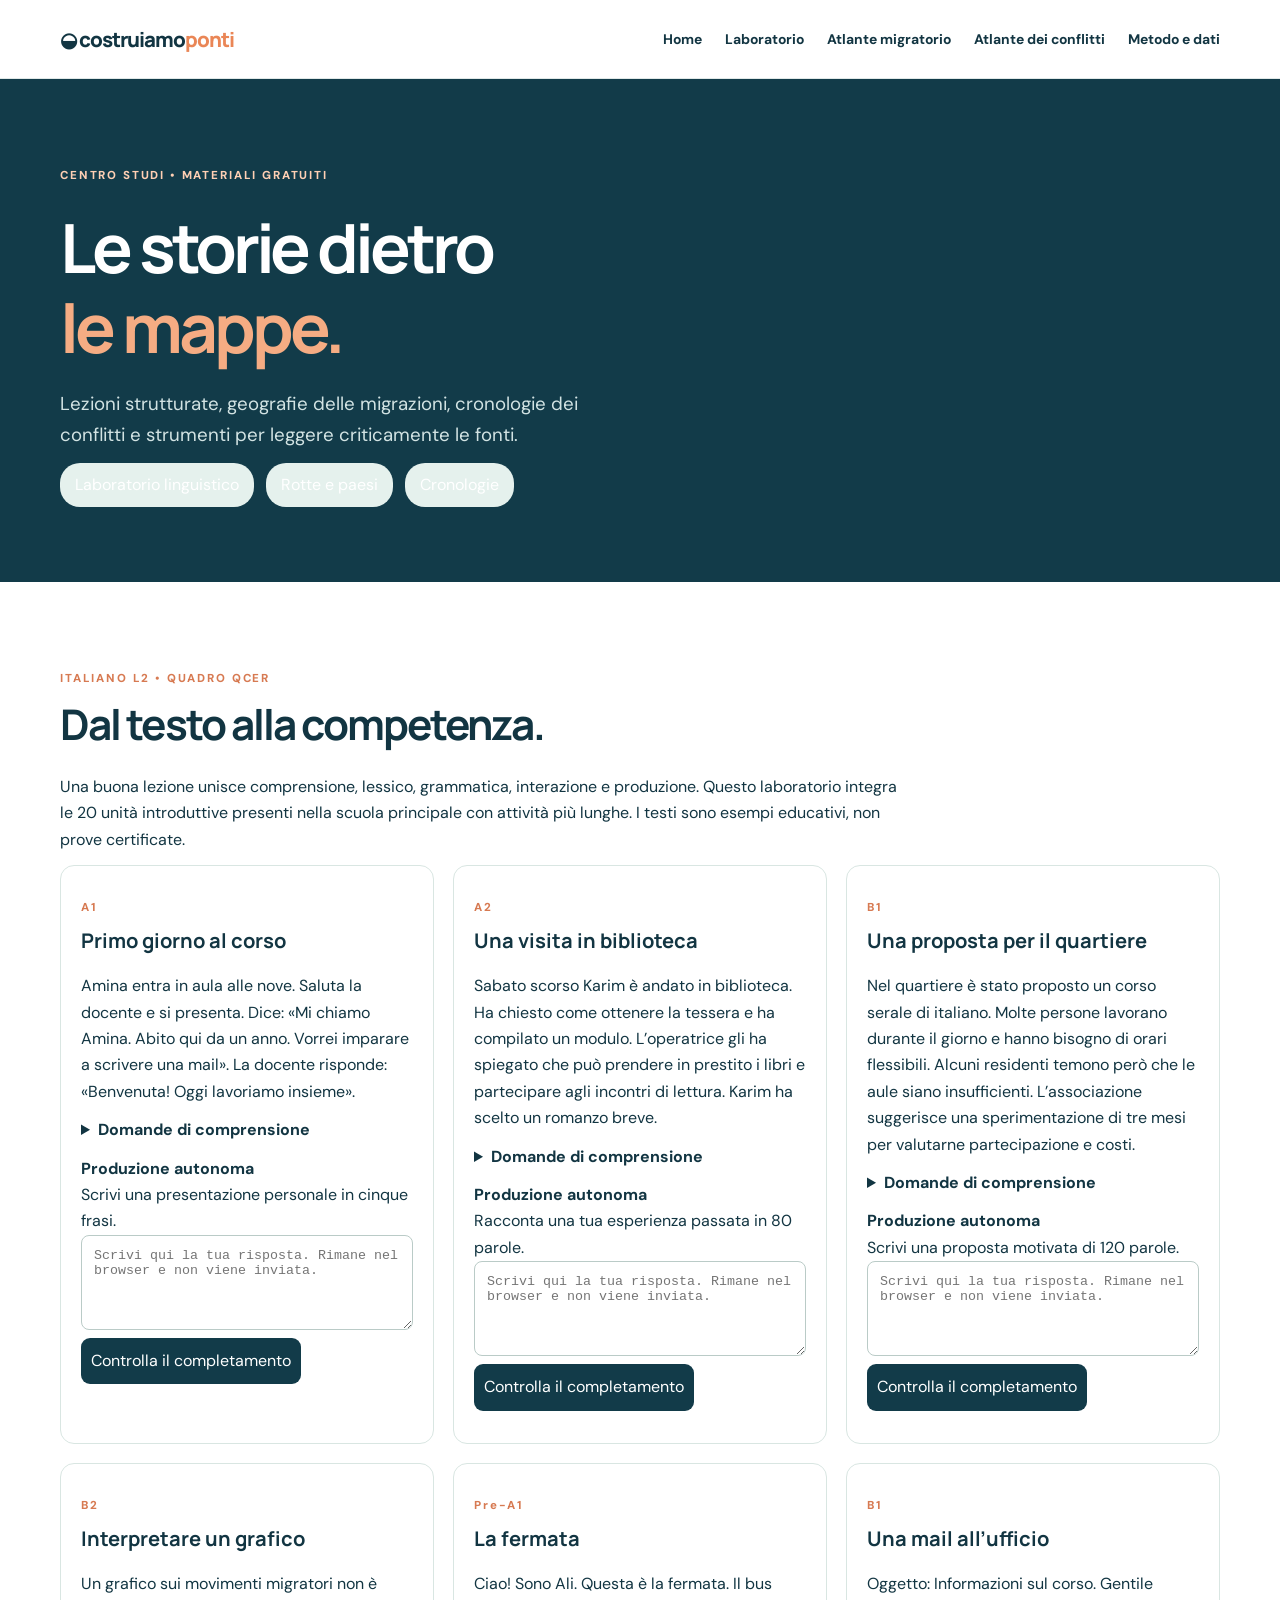
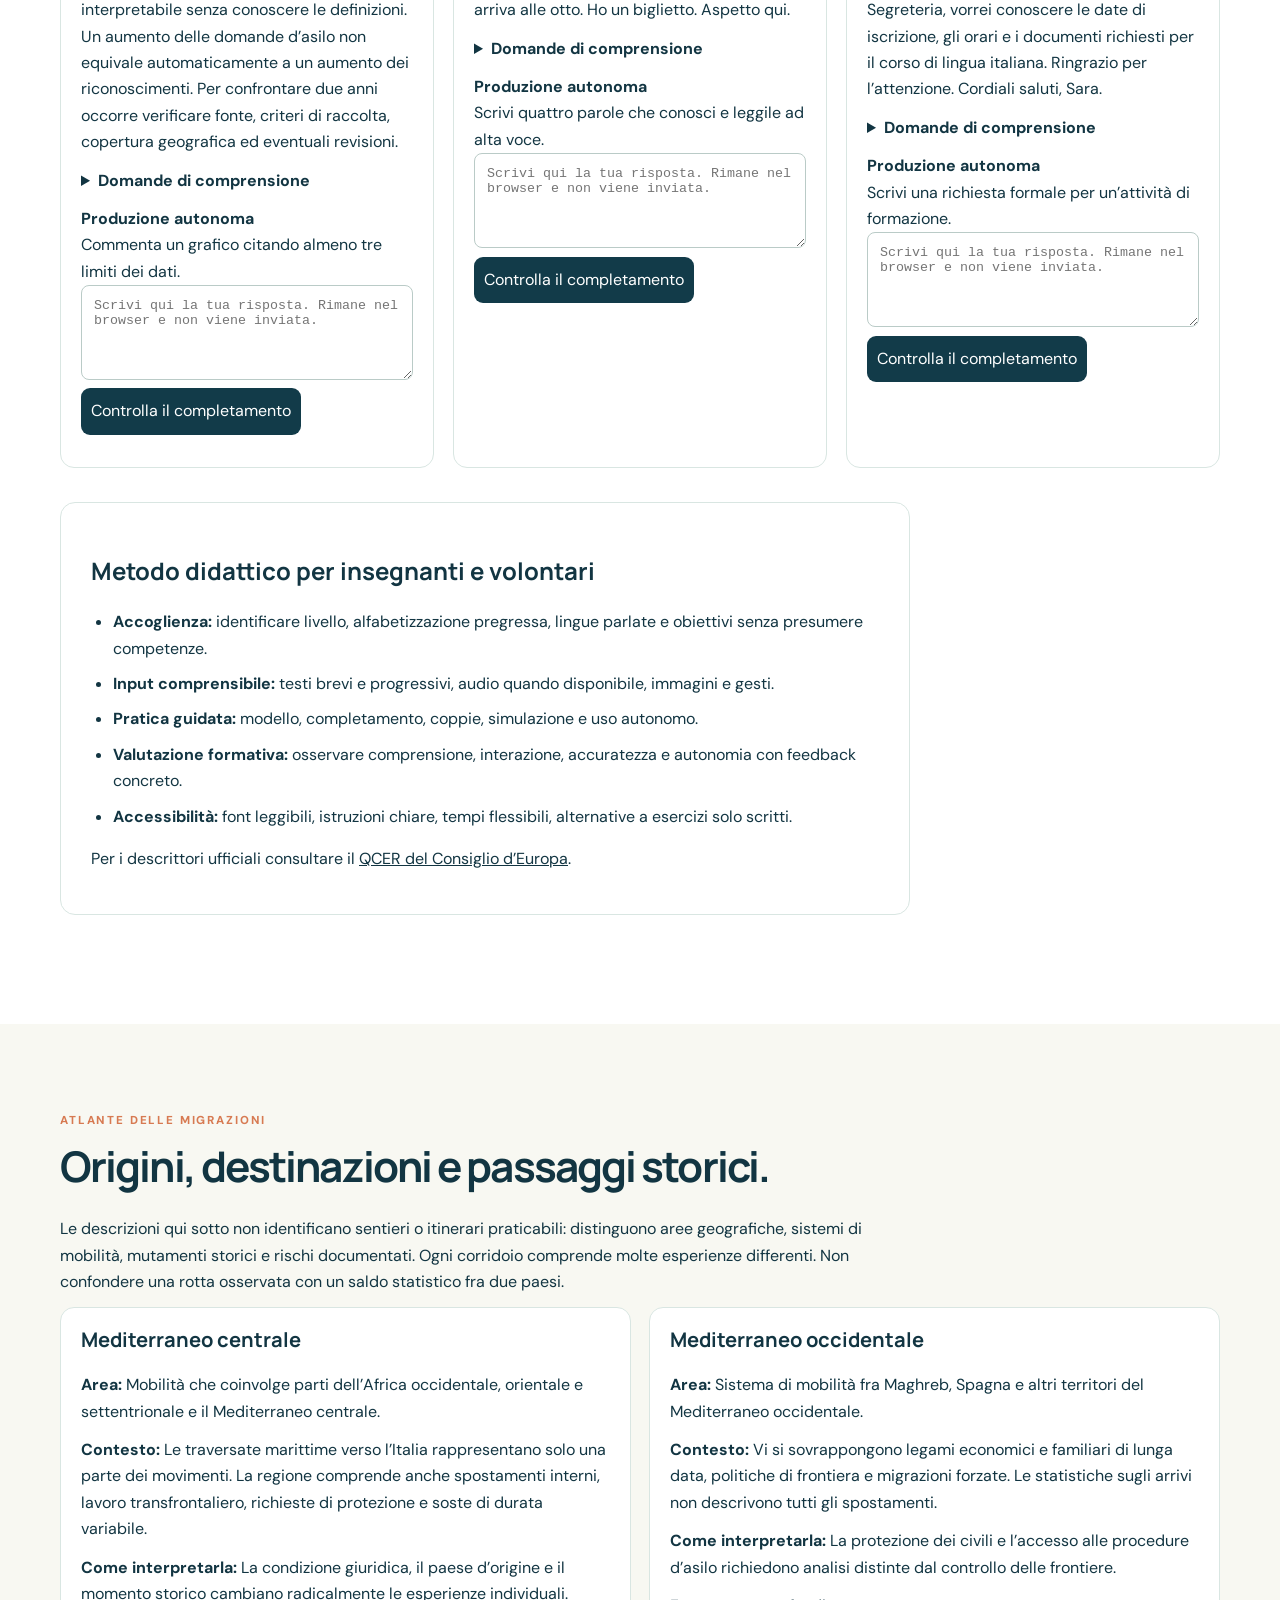
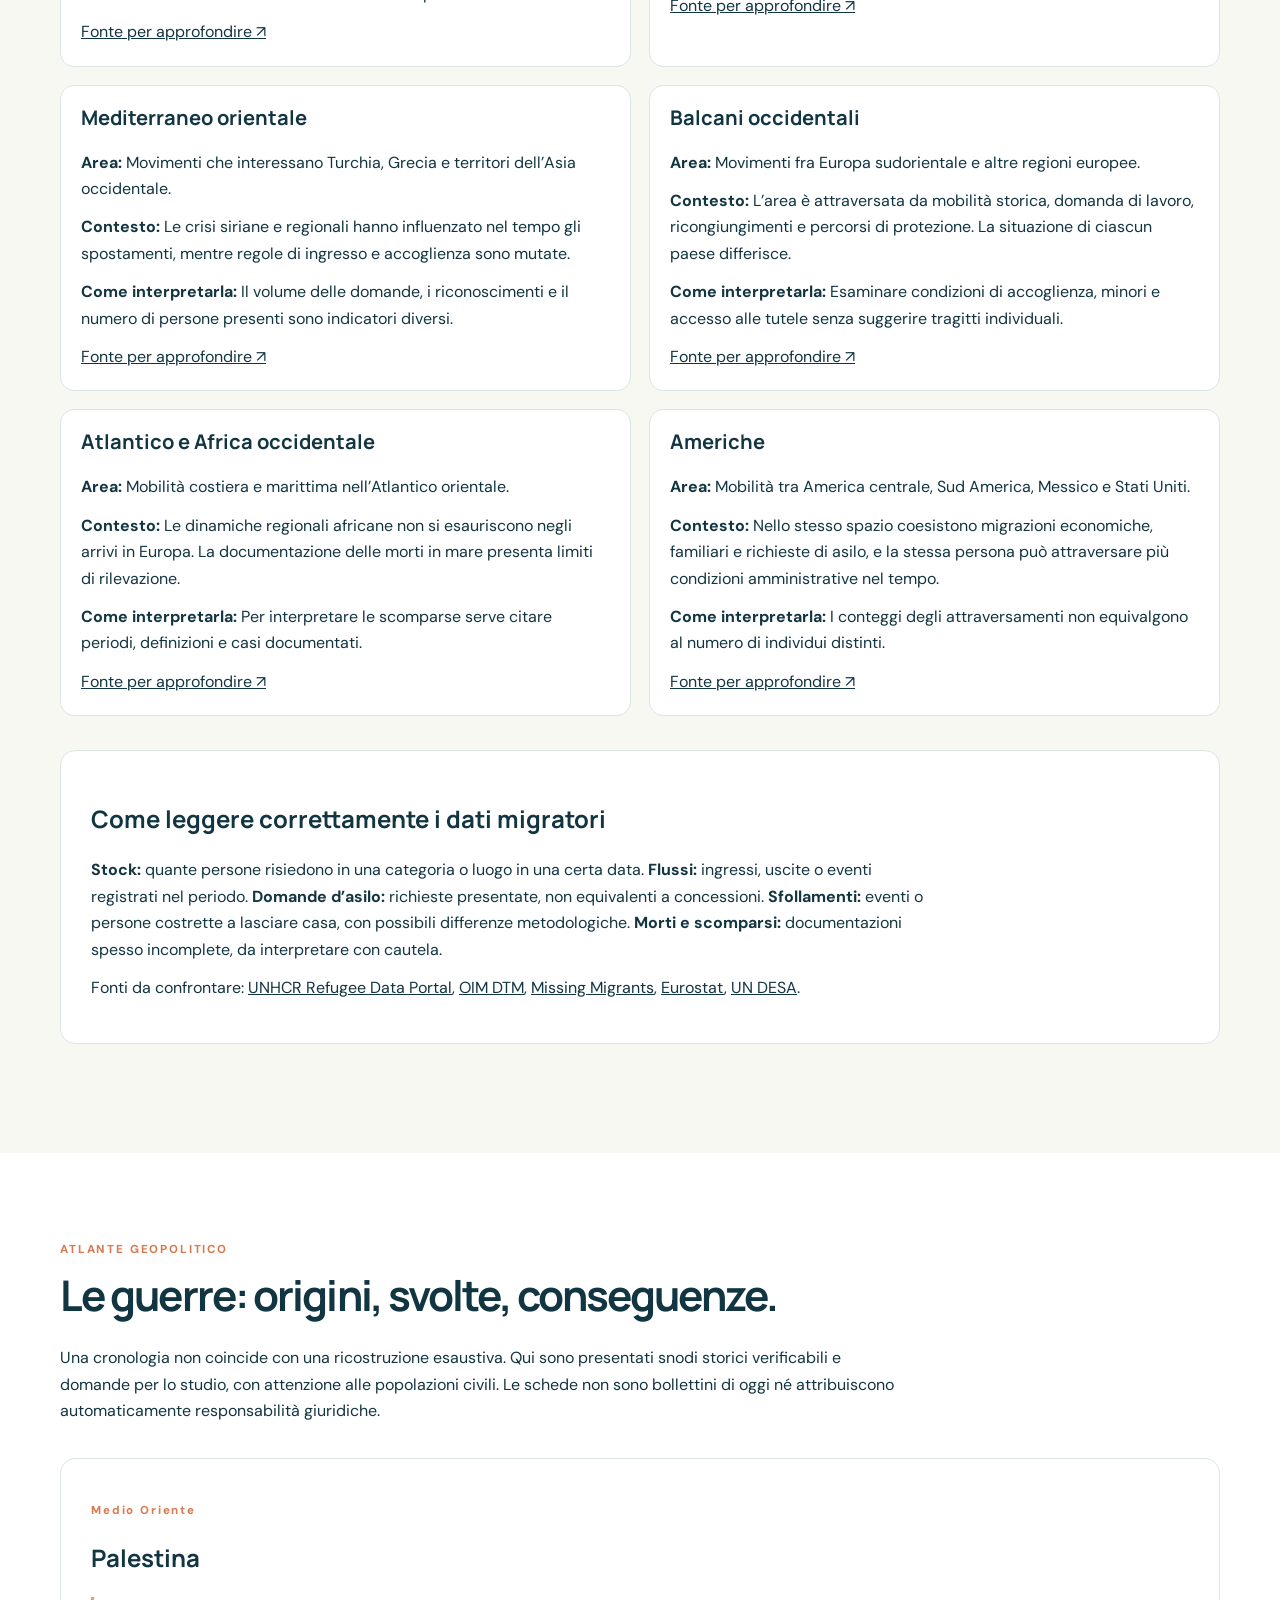
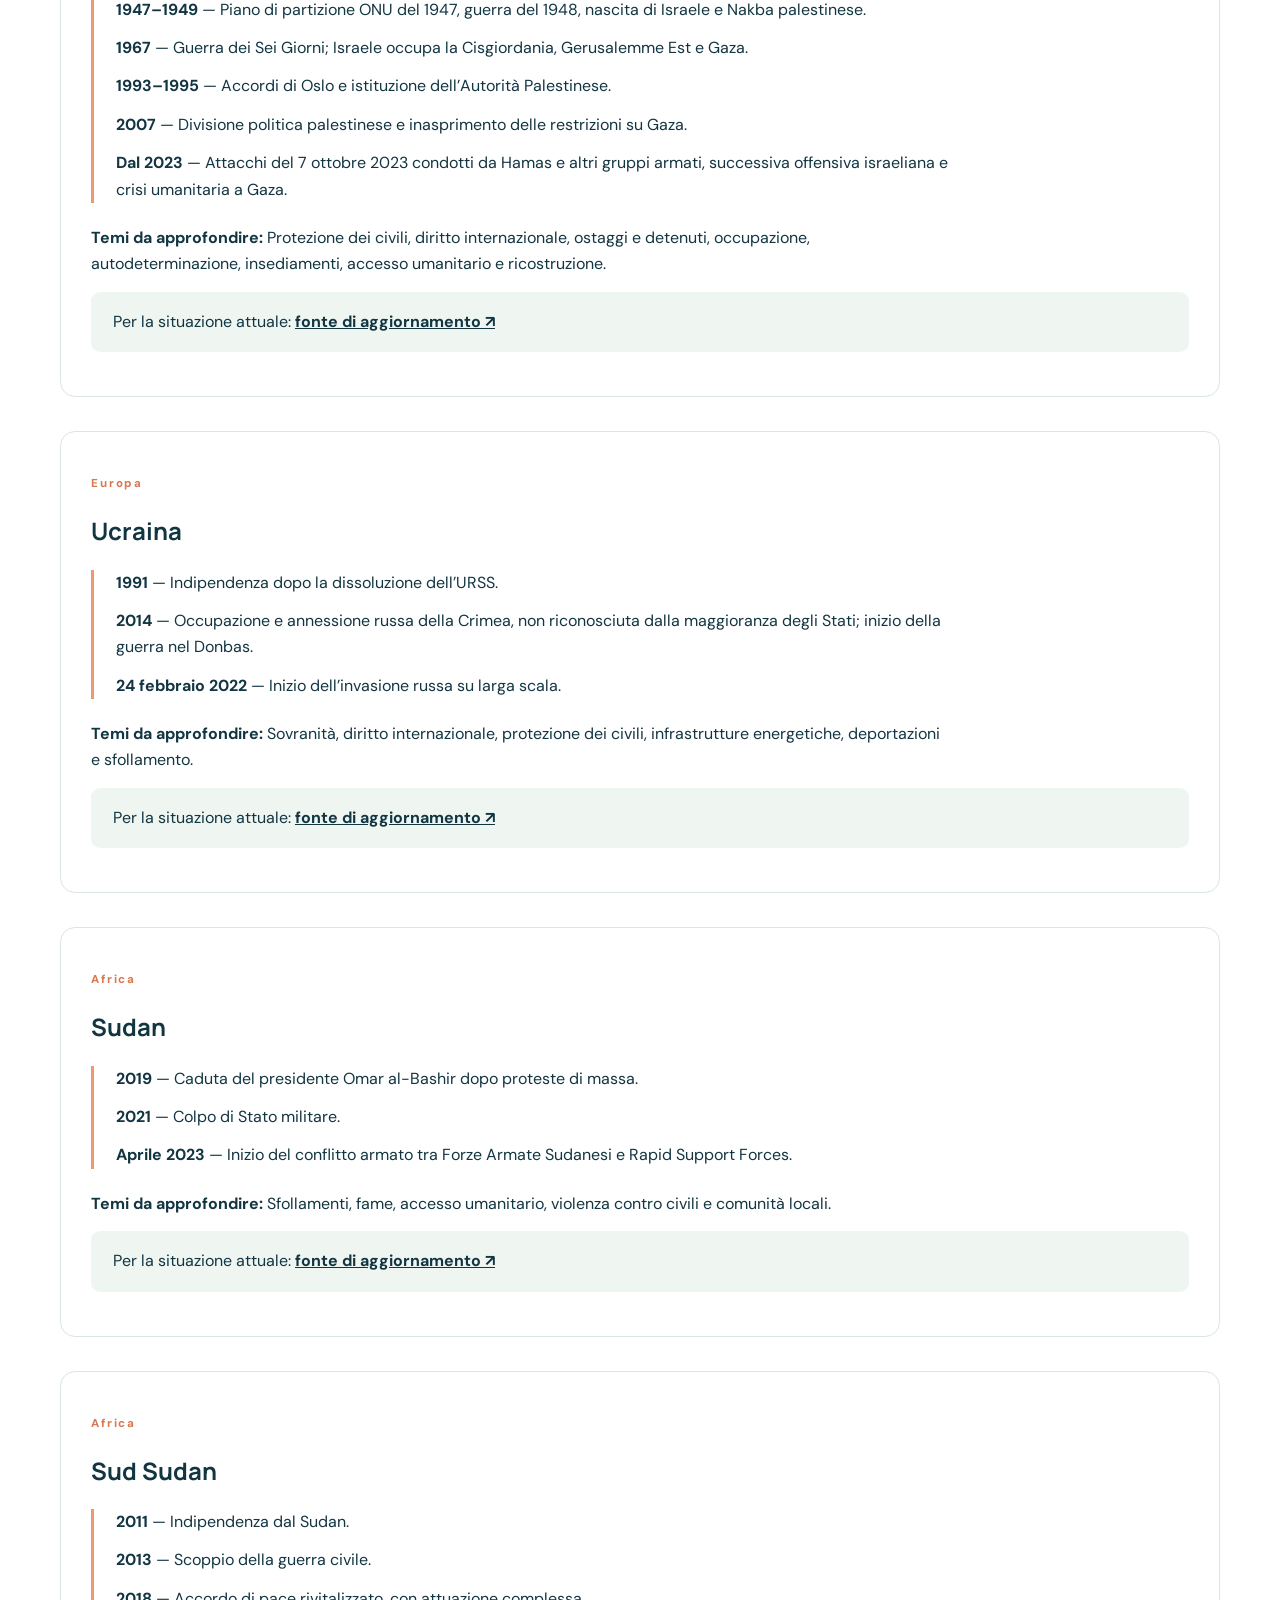
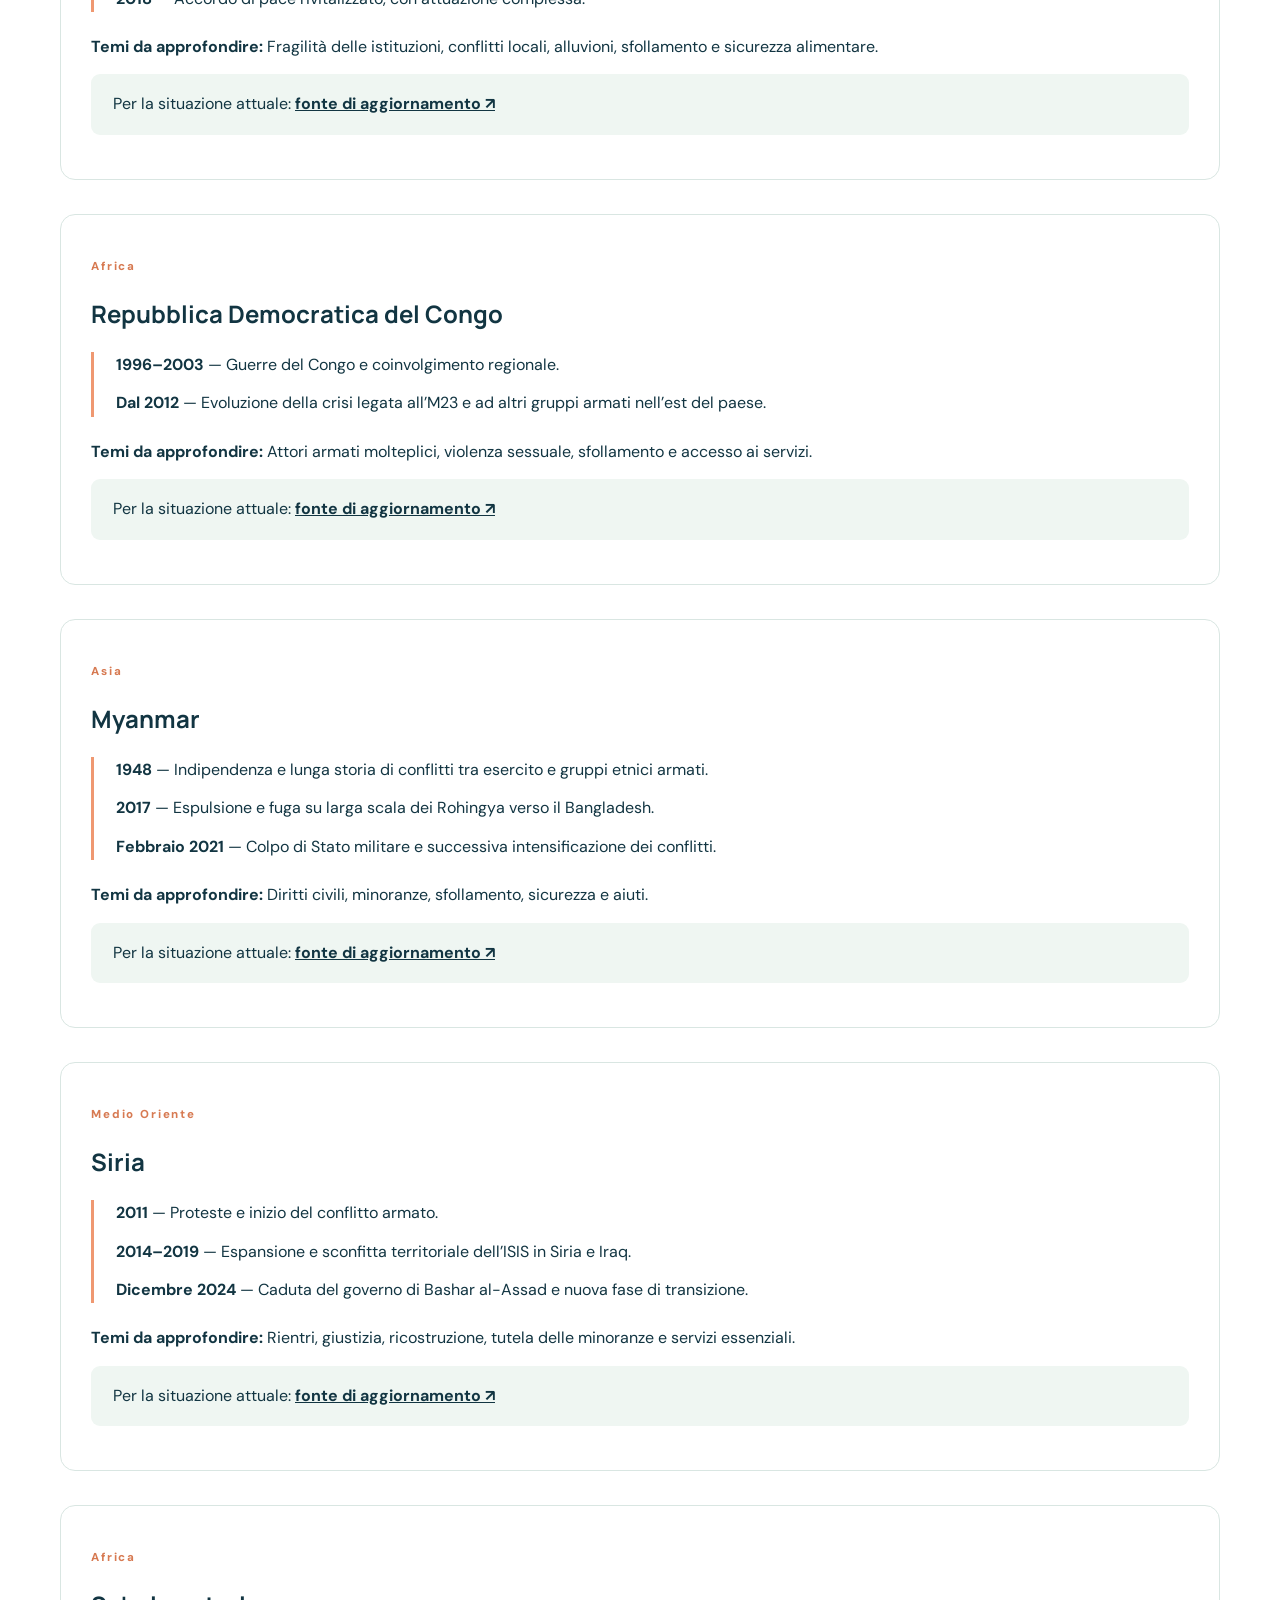
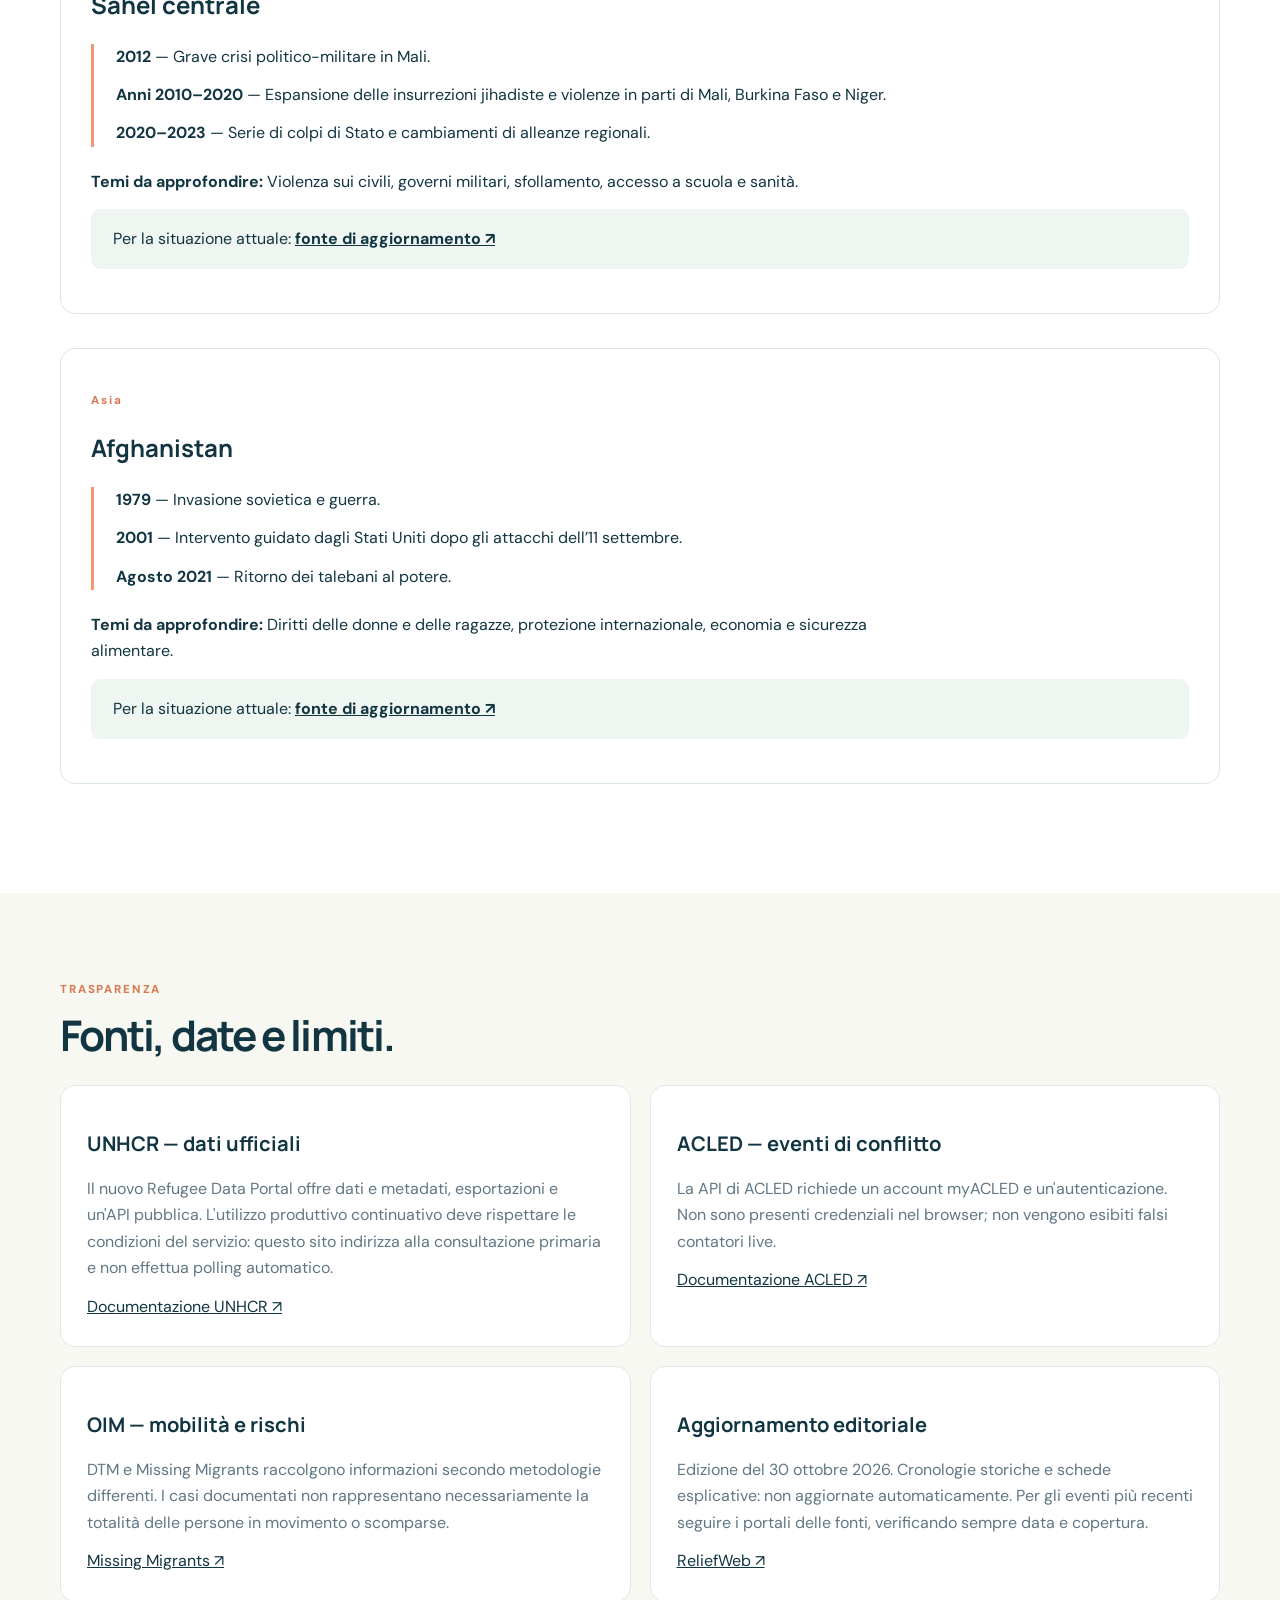
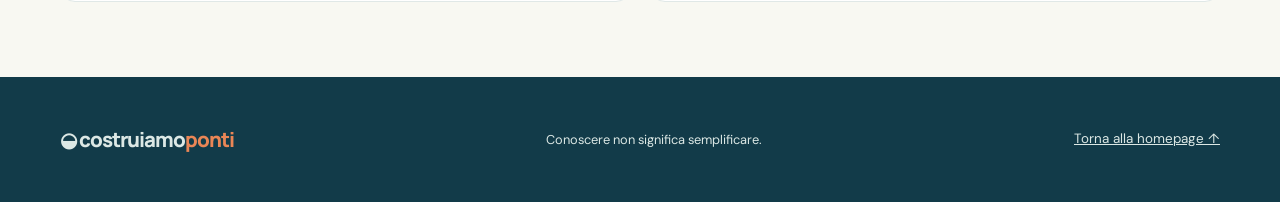
<file: approfondimenti.html>
<!doctype html><html lang="it"><head><meta charset="utf-8"><meta name="viewport" content="width=device-width,initial-scale=1"><title>Atlante e percorsi formativi — CostruiamoPonti</title><link rel="stylesheet" href="styles.css"><style>.atlas{padding:75px 0}.atlas-nav{display:flex;gap:12px;flex-wrap:wrap}.atlas-nav a{padding:9px 15px;background:#e5f1ed;border-radius:20px;text-decoration:none}.topic{margin:34px 0;padding:30px;background:#fff;border:1px solid #d9e6e2;border-radius:15px}.topic h3{font-size:1.5rem}.topic p{max-width:850px}.timeline{border-left:3px solid #ef9871;margin:22px 0;padding-left:22px}.timeline p{margin:12px 0}.research{margin:14px 0;padding:17px 22px;background:#eff6f2;border-radius:9px}.research a{font-weight:bold}.method{font-size:.9rem;color:#566e77}.topic ul{padding-left:22px}.topic li{margin:9px 0}.study-card{padding:20px;border-radius:14px;border:1px solid #d9e6e2;background:#fff}.study-card h3{margin-top:0}.study-card button{border:0;background:#123b49;color:white;border-radius:9px;padding:10px}.study-card label{display:block;margin-top:12px}.study-card textarea{width:100%;min-height:95px;border-radius:8px;padding:12px;border:1px solid #bacbc7}.study-card .feedback{color:#246c61}.paper{max-width:850px}.geo-list{display:grid;grid-template-columns:repeat(2,1fr);gap:18px}@media(max-width:680px){.geo-list{grid-template-columns:1fr}}</style></head><body><header class="top"><div class="wrap nav"><a class="logo" href="index.html">◒ costruiamo<span>ponti</span></a><nav style="display:flex"><a href="index.html">Home</a><a href="#corsi">Laboratorio</a><a href="#migrazioni">Atlante migratorio</a><a href="#guerre">Atlante dei conflitti</a><a href="#metodo">Metodo e dati</a></nav></div></header><main><section class="hero" style="padding:75px 0"><div class="wrap"><p class="eyebrow">CENTRO STUDI • MATERIALI GRATUITI</p><h1>Le storie dietro<br><em>le mappe.</em></h1><p class="lead">Lezioni strutturate, geografie delle migrazioni, cronologie dei conflitti e strumenti per leggere criticamente le fonti.</p><div class="atlas-nav"><a href="#corsi">Laboratorio linguistico</a><a href="#migrazioni">Rotte e paesi</a><a href="#guerre">Cronologie</a></div></div></section>
<section class="atlas" id="corsi"><div class="wrap"><p class="eyebrow">ITALIANO L2 • QUADRO QCER</p><h2>Dal testo alla competenza.</h2><p class="paper">Una buona lezione unisce comprensione, lessico, grammatica, interazione e produzione. Questo laboratorio integra le 20 unità introduttive presenti nella scuola principale con attività più lunghe. I testi sono esempi educativi, non prove certificate.</p><div class="grid three" id="workshops"></div><div class="topic paper"><h3>Metodo didattico per insegnanti e volontari</h3><ul><li><strong>Accoglienza:</strong> identificare livello, alfabetizzazione pregressa, lingue parlate e obiettivi senza presumere competenze.</li><li><strong>Input comprensibile:</strong> testi brevi e progressivi, audio quando disponibile, immagini e gesti.</li><li><strong>Pratica guidata:</strong> modello, completamento, coppie, simulazione e uso autonomo.</li><li><strong>Valutazione formativa:</strong> osservare comprensione, interazione, accuratezza e autonomia con feedback concreto.</li><li><strong>Accessibilità:</strong> font leggibili, istruzioni chiare, tempi flessibili, alternative a esercizi solo scritti.</li></ul><p>Per i descrittori ufficiali consultare il <a href="https://www.coe.int/en/web/common-european-framework-reference-languages" target="_blank" rel="noopener">QCER del Consiglio d’Europa</a>.</p></div></div></section>
<section class="atlas tinted" id="migrazioni"><div class="wrap"><p class="eyebrow">ATLANTE DELLE MIGRAZIONI</p><h2>Origini, destinazioni e passaggi storici.</h2><p class="paper">Le descrizioni qui sotto non identificano sentieri o itinerari praticabili: distinguono aree geografiche, sistemi di mobilità, mutamenti storici e rischi documentati. Ogni corridoio comprende molte esperienze differenti. Non confondere una rotta osservata con un saldo statistico fra due paesi.</p><div id="geographies" class="geo-list"></div><div class="topic"><h3>Come leggere correttamente i dati migratori</h3><p><strong>Stock:</strong> quante persone risiedono in una categoria o luogo in una certa data. <strong>Flussi:</strong> ingressi, uscite o eventi registrati nel periodo. <strong>Domande d’asilo:</strong> richieste presentate, non equivalenti a concessioni. <strong>Sfollamenti:</strong> eventi o persone costrette a lasciare casa, con possibili differenze metodologiche. <strong>Morti e scomparsi:</strong> documentazioni spesso incomplete, da interpretare con cautela.</p><p>Fonti da confrontare: <a href="https://refugeedata.unhcr.org/" target="_blank" rel="noopener">UNHCR Refugee Data Portal</a>, <a href="https://dtm.iom.int/" target="_blank" rel="noopener">OIM DTM</a>, <a href="https://missingmigrants.iom.int/" target="_blank" rel="noopener">Missing Migrants</a>, <a href="https://ec.europa.eu/eurostat/" target="_blank" rel="noopener">Eurostat</a>, <a href="https://www.un.org/development/desa/pd/" target="_blank" rel="noopener">UN DESA</a>.</p></div></div></section>
<section class="atlas" id="guerre"><div class="wrap"><p class="eyebrow">ATLANTE GEOPOLITICO</p><h2>Le guerre: origini, svolte, conseguenze.</h2><p class="paper">Una cronologia non coincide con una ricostruzione esaustiva. Qui sono presentati snodi storici verificabili e domande per lo studio, con attenzione alle popolazioni civili. Le schede non sono bollettini di oggi né attribuiscono automaticamente responsabilità giuridiche.</p><div id="warcards"></div></div></section>
<section class="atlas tinted" id="metodo"><div class="wrap"><p class="eyebrow">TRASPARENZA</p><h2>Fonti, date e limiti.</h2><div class="grid two"><article class="card"><h3>UNHCR — dati ufficiali</h3><p>Il nuovo Refugee Data Portal offre dati e metadati, esportazioni e un'API pubblica. L'utilizzo produttivo continuativo deve rispettare le condizioni del servizio: questo sito indirizza alla consultazione primaria e non effettua polling automatico.</p><a href="https://refugeedata.unhcr.org/en/documentation/technical-reference/api/" target="_blank" rel="noopener">Documentazione UNHCR ↗</a></article><article class="card"><h3>ACLED — eventi di conflitto</h3><p>La API di ACLED richiede un account myACLED e un'autenticazione. Non sono presenti credenziali nel browser; non vengono esibiti falsi contatori live.</p><a href="https://acleddata.com/api-documentation/getting-started" target="_blank" rel="noopener">Documentazione ACLED ↗</a></article><article class="card"><h3>OIM — mobilità e rischi</h3><p>DTM e Missing Migrants raccolgono informazioni secondo metodologie differenti. I casi documentati non rappresentano necessariamente la totalità delle persone in movimento o scomparse.</p><a href="https://missingmigrants.iom.int/" target="_blank" rel="noopener">Missing Migrants ↗</a></article><article class="card"><h3>Aggiornamento editoriale</h3><p>Edizione del 30 ottobre 2026. Cronologie storiche e schede esplicative: non aggiornate automaticamente. Per gli eventi più recenti seguire i portali delle fonti, verificando sempre data e copertura.</p><a href="https://reliefweb.int/" target="_blank" rel="noopener">ReliefWeb ↗</a></article></div></div></section></main><footer><div class="wrap footer"><span class="logo">◒ costruiamo<span>ponti</span></span><p>Conoscere non significa semplificare.</p><a href="index.html">Torna alla homepage ↑</a></div></footer><script src="atlante.js"></script></body></html>
</file>
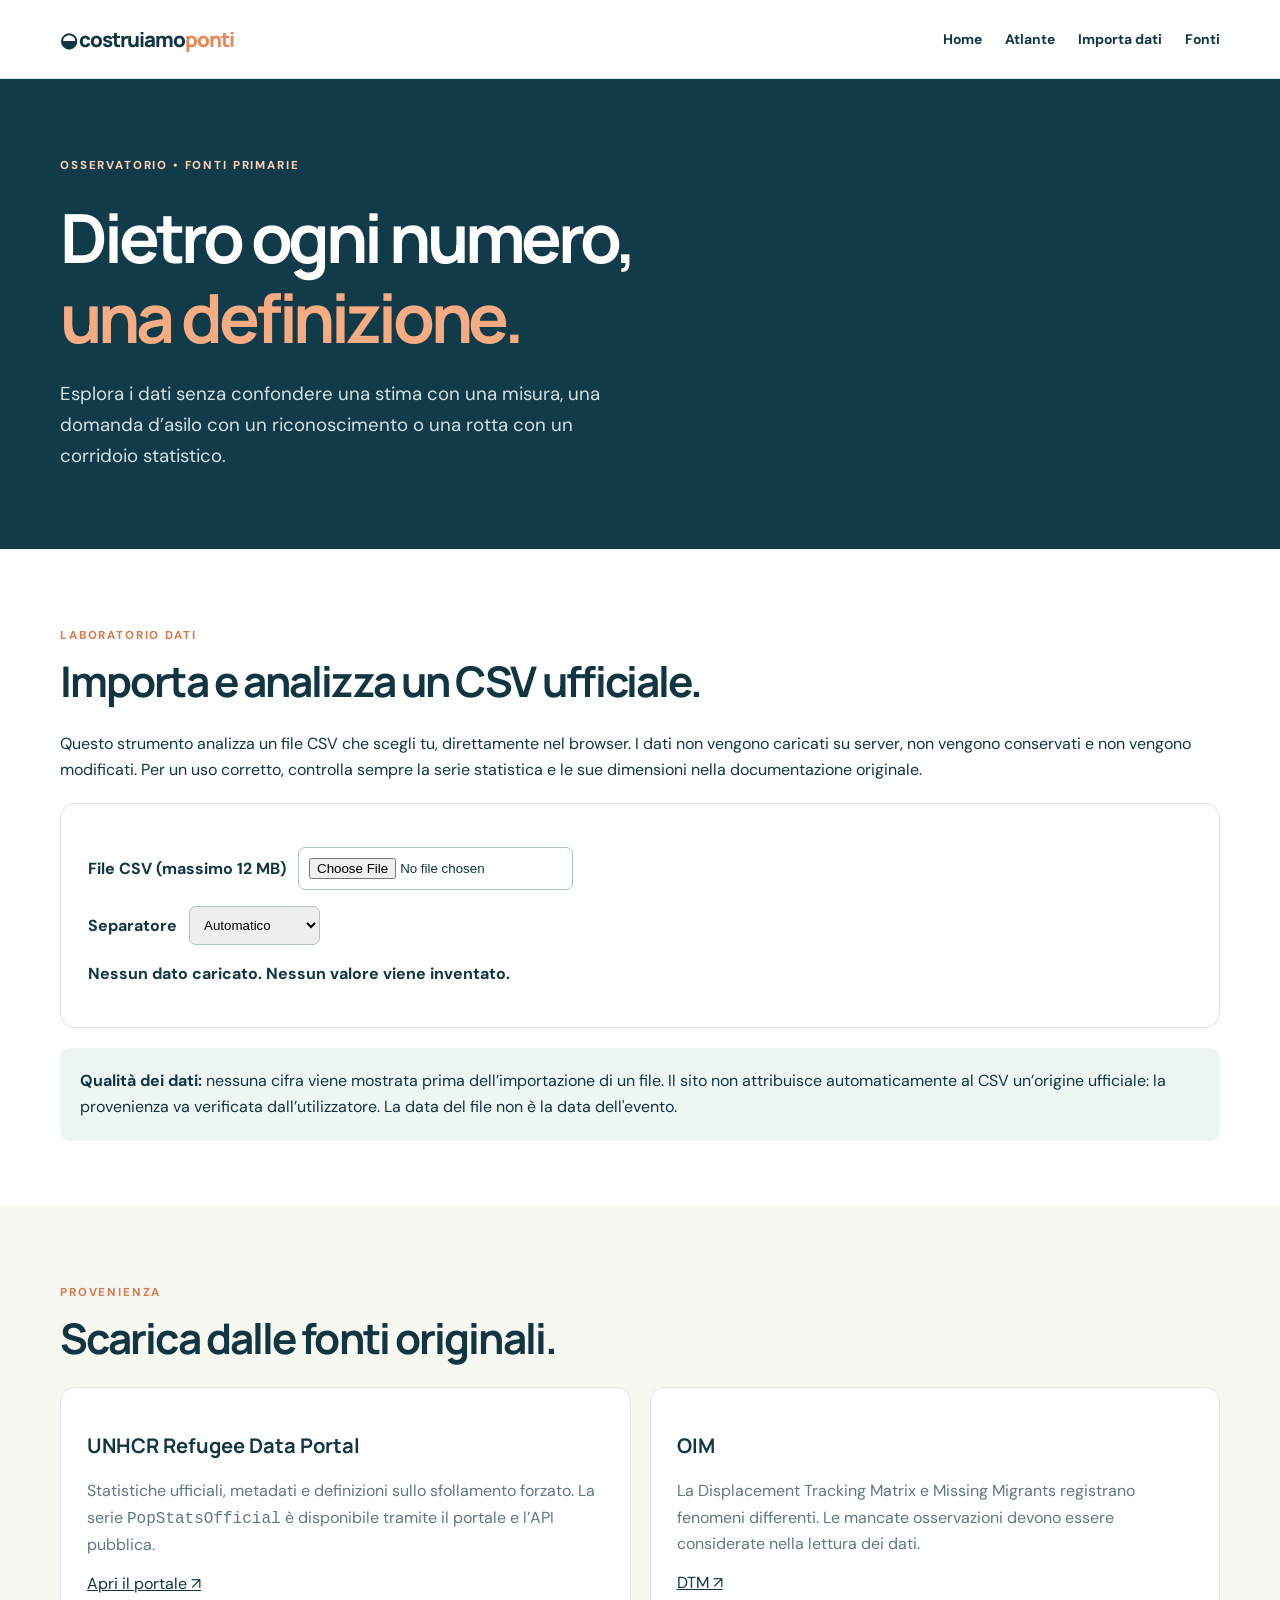
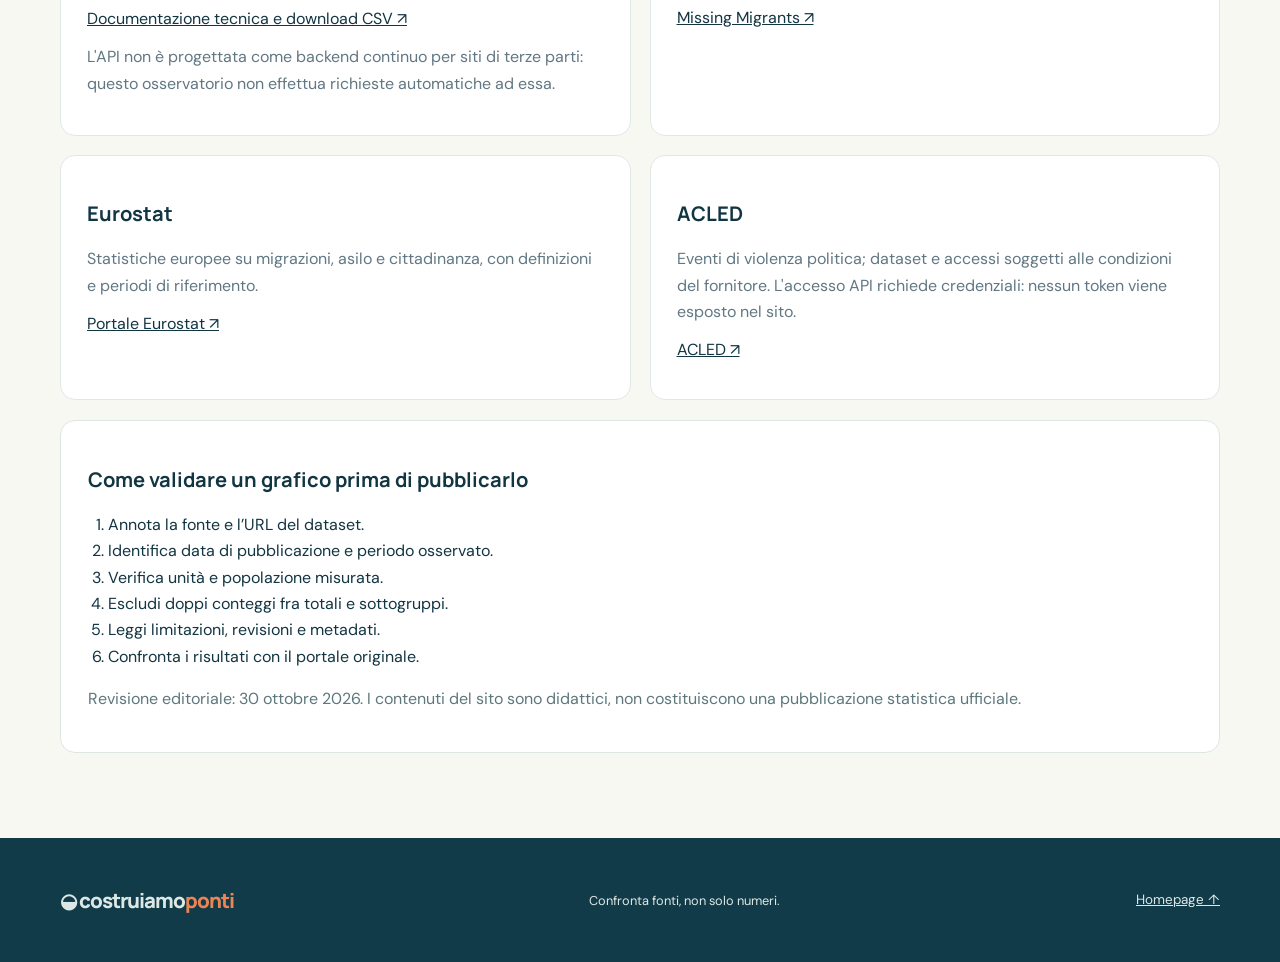
<file: osservatorio.html>
<!doctype html><html lang="it"><head><meta charset="utf-8"><meta name="viewport" content="width=device-width,initial-scale=1"><title>Osservatorio dati | CostruiamoPonti</title><meta name="description" content="Osservatorio trasparente: esplora dati migratori ufficiali con metadati e verifiche."><link rel="stylesheet" href="styles.css"><style>.observatory{padding:65px 0}.stat-panel{border:1px solid #dce6e3;border-radius:15px;padding:27px;background:#fff;margin:20px 0}.field{display:flex;flex-wrap:wrap;gap:12px;align-items:center;margin:16px 0}.field label{font-weight:700}.field input,.field select{padding:10px;border:1px solid #afc4c4;border-radius:7px;max-width:100%}.chartbar{background:#dceee7;border-radius:6px;margin:8px 0;min-height:37px;display:flex;align-items:center;overflow:hidden}.chartfill{background:#247c7a;color:white;min-height:37px;padding:7px 10px;white-space:nowrap;min-width:5px}.source-list a{display:block;margin:9px 0}.muted{color:#5d777d}.warning{padding:16px;background:#f6eeda;border-radius:8px}.status{font-weight:700}.data-table{width:100%;border-collapse:collapse}.data-table th,.data-table td{border-bottom:1px solid #dde9e5;text-align:left;padding:10px}.scroll{overflow:auto}.explainer{background:#eef6f2;padding:20px;border-radius:10px}.listbox{padding-left:20px}</style></head><body><header class="top"><div class="wrap nav"><a class="logo" href="index.html">◒ costruiamo<span>ponti</span></a><nav style="display:flex"><a href="index.html">Home</a><a href="approfondimenti.html">Atlante</a><a href="#importa">Importa dati</a><a href="#fonti">Fonti</a></nav></div></header><main><section class="hero" style="padding:65px 0"><div class="wrap"><p class="eyebrow">OSSERVATORIO • FONTI PRIMARIE</p><h1>Dietro ogni numero,<br><em>una definizione.</em></h1><p class="lead">Esplora i dati senza confondere una stima con una misura, una domanda d’asilo con un riconoscimento o una rotta con un corridoio statistico.</p></div></section><section class="observatory" id="importa"><div class="wrap"><p class="eyebrow">LABORATORIO DATI</p><h2>Importa e analizza un CSV ufficiale.</h2><p>Questo strumento analizza un file CSV che scegli tu, direttamente nel browser. I dati non vengono caricati su server, non vengono conservati e non vengono modificati. Per un uso corretto, controlla sempre la serie statistica e le sue dimensioni nella documentazione originale.</p><div class="stat-panel"><div class="field"><label for="dataset">File CSV (massimo 12 MB)</label><input type="file" id="dataset" accept=".csv,text/csv"></div><div class="field"><label for="delimiter">Separatore</label><select id="delimiter"><option value="auto">Automatico</option><option value=",">Virgola</option><option value=";">Punto e virgola</option><option value="tab">Tabulazione</option></select></div><p id="status" class="status" role="status">Nessun dato caricato. Nessun valore viene inventato.</p><div id="controls" hidden><div class="field"><label for="labelcol">Colonna categoria</label><select id="labelcol"></select><label for="valuecol">Colonna valore</label><select id="valuecol"></select><label for="limit">Prime categorie</label><select id="limit"><option>5</option><option selected>10</option><option>20</option></select></div><div class="field"><label for="periodcol">Colonna periodo</label><select id="periodcol"></select><label for="periodval">Filtro periodo</label><select id="periodval"></select></div><p class="warning">I valori vengono <b>sommati per categoria</b>. Se nel CSV coesistono totali e sottogruppi (ad esempio sesso, età, tipi di popolazione o più livelli geografici), la somma potrebbe duplicare i dati. Prima di usare i risultati, filtra o prepara una serie comparabile nella fonte.</p><h3>Visualizzazione esplorativa</h3><div id="chart" aria-live="polite"></div><h3>Tabella riepilogativa</h3><div id="table" class="scroll"></div><button id="clear" class="button dark">Azzera i dati</button></div></div><div class="explainer"><b>Qualità dei dati:</b> nessuna cifra viene mostrata prima dell’importazione di un file. Il sito non attribuisce automaticamente al CSV un’origine ufficiale: la provenienza va verificata dall’utilizzatore. La data del file non è la data dell'evento.</div></div></section><section class="observatory tinted" id="fonti"><div class="wrap"><p class="eyebrow">PROVENIENZA</p><h2>Scarica dalle fonti originali.</h2><div class="grid two"><article class="card source-list"><h3>UNHCR Refugee Data Portal</h3><p>Statistiche ufficiali, metadati e definizioni sullo sfollamento forzato. La serie <code>PopStatsOfficial</code> è disponibile tramite il portale e l’API pubblica.</p><a href="https://refugeedata.unhcr.org/" target="_blank" rel="noopener">Apri il portale ↗</a><a href="https://refugeedata.unhcr.org/en/documentation/technical-reference/api/" target="_blank" rel="noopener">Documentazione tecnica e download CSV ↗</a><p class="muted">L'API non è progettata come backend continuo per siti di terze parti: questo osservatorio non effettua richieste automatiche ad essa.</p></article><article class="card source-list"><h3>OIM</h3><p>La Displacement Tracking Matrix e Missing Migrants registrano fenomeni differenti. Le mancate osservazioni devono essere considerate nella lettura dei dati.</p><a href="https://dtm.iom.int/" target="_blank" rel="noopener">DTM ↗</a><a href="https://missingmigrants.iom.int/" target="_blank" rel="noopener">Missing Migrants ↗</a></article><article class="card source-list"><h3>Eurostat</h3><p>Statistiche europee su migrazioni, asilo e cittadinanza, con definizioni e periodi di riferimento.</p><a href="https://ec.europa.eu/eurostat/web/migration-asylum" target="_blank" rel="noopener">Portale Eurostat ↗</a></article><article class="card source-list"><h3>ACLED</h3><p>Eventi di violenza politica; dataset e accessi soggetti alle condizioni del fornitore. L'accesso API richiede credenziali: nessun token viene esposto nel sito.</p><a href="https://acleddata.com/" target="_blank" rel="noopener">ACLED ↗</a></article></div><div class="stat-panel"><h3>Come validare un grafico prima di pubblicarlo</h3><ol class="listbox"><li>Annota la fonte e l’URL del dataset.</li><li>Identifica data di pubblicazione e periodo osservato.</li><li>Verifica unità e popolazione misurata.</li><li>Escludi doppi conteggi fra totali e sottogruppi.</li><li>Leggi limitazioni, revisioni e metadati.</li><li>Confronta i risultati con il portale originale.</li></ol><p class="muted">Revisione editoriale: 30 ottobre 2026. I contenuti del sito sono didattici, non costituiscono una pubblicazione statistica ufficiale.</p></div></div></section></main><footer><div class="wrap footer"><span class="logo">◒ costruiamo<span>ponti</span></span><p>Confronta fonti, non solo numeri.</p><a href="index.html">Homepage ↑</a></div></footer><script src="dati.js"></script></body></html>
</file>
<file: styles.css>
@import url('https://fonts.googleapis.com/css2?family=DM+Sans:wght@400;500;600;700&family=Manrope:wght@400;500;600;700;800&display=swap');
:root{--ink:#123542;--muted:#617783;--teal:#123b49;--aqua:#ccebe4;--cream:#f8f8f2;--orange:#f49c70;--line:#e0e8e7}*{box-sizing:border-box}html{scroll-behavior:smooth}body{margin:0;background:#fff;color:var(--ink);font:16px/1.65 'DM Sans',sans-serif}h1,h2,h3,.logo{font-family:Manrope,sans-serif;line-height:1.18}h1{font-size:clamp(2.7rem,5.3vw,5rem);letter-spacing:-.06em;margin:22px 0}h2{font-size:clamp(2rem,3.3vw,3.45rem);letter-spacing:-.045em;margin:12px 0 24px;max-width:840px}h3{font-size:1.26rem}p{margin:12px 0}a{color:inherit}button{cursor:pointer;font:inherit}.wrap{width:min(1160px,calc(100% - 44px));margin:auto}.top{background:#fff;position:sticky;top:0;z-index:1001;border-bottom:1px solid var(--line)}.nav,.footer{display:flex;align-items:center;justify-content:space-between;gap:24px}.nav{min-height:78px}.logo{text-decoration:none;font-weight:800;font-size:1.28rem;letter-spacing:-.05em;white-space:nowrap}.logo span{color:#ea8656}nav{display:flex;gap:23px;align-items:center}nav a{text-decoration:none;font-size:.87rem;font-weight:700}nav a:hover{color:#d77948}.menu{display:none;background:none;border:0}.skip{position:absolute;left:-9999px}.skip:focus{left:12px;top:12px;background:white;z-index:9999;padding:8px}.hero{background:var(--teal);color:white;padding:110px 0 125px;overflow:hidden}.hero-grid{display:grid;grid-template-columns:1.15fr .85fr;align-items:center;gap:50px}.hero em{color:#f5ac83;font-style:normal}.lead{color:#d2e3e3;font-size:1.17rem;max-width:570px}.eyebrow{font-size:.72rem;letter-spacing:.16em;font-weight:800;color:#d77a52}.hero .eyebrow{color:#ffd0b4}.actions{display:flex;gap:12px;flex-wrap:wrap;margin-top:30px}.button{display:inline-block;padding:13px 22px;border-radius:9px;font-weight:800;text-decoration:none;border:0}.orange{background:var(--orange);color:#142b34}.outline{border:1px solid #70919a;color:white}.dark{background:var(--teal);color:white}.globe{position:relative;width:min(370px,100%);aspect-ratio:1;border:1px solid #4c7180;border-radius:50%;margin:auto;display:grid;place-items:center;background:radial-gradient(circle at 35% 35%,#2e6a70,#143d4b 65%)}.globe:after{content:'';position:absolute;inset:13%;border-radius:50%;border:2px dashed #78a69f}.planet{font-size:11rem;font-weight:200;color:#a3cfc5;opacity:.85}.orbit{position:absolute;border:1px solid #77a7a4;border-radius:50%;width:110%;height:48%;transform:rotate(-29deg)}.o2{transform:rotate(48deg)}.chip{position:absolute;border-radius:30px;padding:7px 15px;background:#fff;color:#1b4d50;font-weight:700;font-size:.83rem;box-shadow:0 6px 25px #102d3450}.ch1{top:15%;left:-7%}.ch2{right:-8%;top:42%}.ch3{left:7%;bottom:3%}.section{padding:95px 0;scroll-margin-top:78px}.tinted{background:var(--cream)}.section-intro,.section-desc{max-width:780px}.section-desc{color:var(--muted);font-size:1.09rem;margin-bottom:30px}.grid{display:grid;gap:19px}.two{grid-template-columns:repeat(2,minmax(0,1fr))}.three{grid-template-columns:repeat(3,minmax(0,1fr))}.four{grid-template-columns:repeat(4,minmax(0,1fr))}.card{border:1px solid var(--line);border-radius:15px;background:#fff;padding:26px}.card p{color:var(--muted)}.symbol{font-size:2rem;color:#e58e60}.subhead{margin:45px 0 22px}.term{background:white;border-radius:12px;padding:18px;border:1px solid var(--line)}.term h3{font-size:1rem;margin:0 0 8px}.term p{color:var(--muted);font-size:.88rem;margin:0}.level-tabs,.filters{display:flex;gap:8px;flex-wrap:wrap;margin:20px 0 27px}.level-tabs button,.filters button{border-radius:999px;border:1px solid #bfd0ce;background:#fff;color:var(--ink);padding:9px 18px;font-weight:700}.level-tabs .selected,.filters .selected{background:var(--teal);color:white}.study{padding:32px;border-radius:18px;background:var(--cream)}.study-head{display:flex;justify-content:space-between;align-items:center}.study-head h3{font-size:1.6rem;margin:0 0 24px}.lesson{border:1px solid var(--line);background:#fff;border-radius:12px;padding:20px;text-align:left;color:var(--ink)}.lesson:hover,.lesson:focus{border-color:#d97d4b}.lesson small{display:block;color:#dd7d50;font-weight:800}.lesson b{display:block;margin:6px 0}.lesson-detail{background:white;border-radius:14px;border:1px solid var(--line);padding:25px;margin-top:20px}.lesson-detail h3{margin-top:0}.lesson-detail blockquote{border-left:4px solid var(--orange);padding-left:15px;margin-left:0;color:#536e78}.quiz{margin-top:26px;border-radius:17px;background:#d8eee9;padding:30px}.quiz h3{font-size:1.4rem;margin-top:6px}.answers{display:flex;gap:9px;flex-wrap:wrap;margin:16px 0}.answers button{background:white;border:1px solid #a8c9c1;padding:10px 18px;border-radius:8px}.answers button:focus{outline:3px solid #c77d55}.answers .correct{background:#a2ddbd}.answers .incorrect{background:#ffb6aa}.map-layout{display:grid;grid-template-columns:1.65fr .85fr;gap:20px}.map{height:520px;border-radius:14px;overflow:hidden;border:1px solid var(--line);background:#d6e8df}.map-side{border:1px solid var(--line);padding:22px;border-radius:14px;background:#fff;max-height:520px;overflow:auto}.map-side h3{margin-top:0}.map-side button{display:block;width:100%;background:none;border:0;border-bottom:1px solid var(--line);text-align:left;padding:11px 3px;color:var(--ink)}.map-side button:hover{color:#cd7247}.map-side button b,.map-side button span{display:block}.map-side button span{font-size:.82rem;color:var(--muted)}.small{font-size:.76rem;color:var(--muted)}.source{background:#fff;padding:25px;border-radius:12px;border:1px solid var(--line);text-decoration:none;font-weight:800;font-size:1.2rem}.source span{display:block;color:var(--muted);font-size:.87rem;font-weight:500;margin-top:7px}.source:hover{border-color:#ea986c}.note{margin-top:32px;padding:23px;background:#e6eee9;border-radius:12px}.note p{font-size:.92rem;margin-bottom:0}footer{background:var(--teal);padding:40px 0;color:#dce8e5}.footer p{font-size:.8rem}.footer a{font-size:.84rem}@media(max-width:920px){nav{display:none;position:absolute;top:77px;left:0;right:0;padding:20px;background:#fff;flex-direction:column;align-items:start}nav.open{display:flex}.menu{display:block}.hero-grid{grid-template-columns:1fr}.globe{max-width:280px}.four{grid-template-columns:repeat(2,1fr)}.three{grid-template-columns:repeat(2,1fr)}.map-layout{grid-template-columns:1fr}.map-side{max-height:none}}@media(max-width:600px){.wrap{width:calc(100% - 32px)}.hero{padding:65px 0}.section{padding:64px 0}.two,.three,.four{grid-template-columns:1fr}.study{padding:16px}.map{height:380px}.footer{flex-direction:column;align-items:start}.card{padding:20px}}
.deep-lesson{margin-top:20px;border-top:1px solid var(--line);padding-top:20px}.deep-lesson h4{margin:22px 0 6px;font:800 1rem Manrope,sans-serif}.deep-lesson ul{columns:2;padding-left:24px}.dialogue{white-space:pre-wrap;line-height:1.8;background:#eaf3ef;border-radius:10px;padding:18px;font:inherit}.deep-answers{display:flex;flex-wrap:wrap;gap:8px}.deep-answers button{border:1px solid #9abeba;border-radius:7px;background:white;padding:10px 14px}.deep-answers button.correct{background:#b5e8c5}.deep-answers button.incorrect{background:#f6b4a8}.deep-library{margin-top:45px}.deep-library h3{font-size:1.55rem}.deep-grid{display:grid;grid-template-columns:repeat(2,minmax(0,1fr));gap:16px;margin-top:20px}.deep-card{background:white;border:1px solid var(--line);border-radius:12px;padding:24px}.deep-card h4{font:800 1.2rem Manrope,sans-serif;margin:0}.deep-card p{font-size:.91rem}.deep-card .meta{font-size:.8rem;color:#bc6f47;font-weight:700}.deep-card a{font-size:.87rem;font-weight:700;color:#256c78}@media(max-width:720px){.deep-grid{grid-template-columns:1fr}.deep-lesson ul{columns:1}}
</file>
